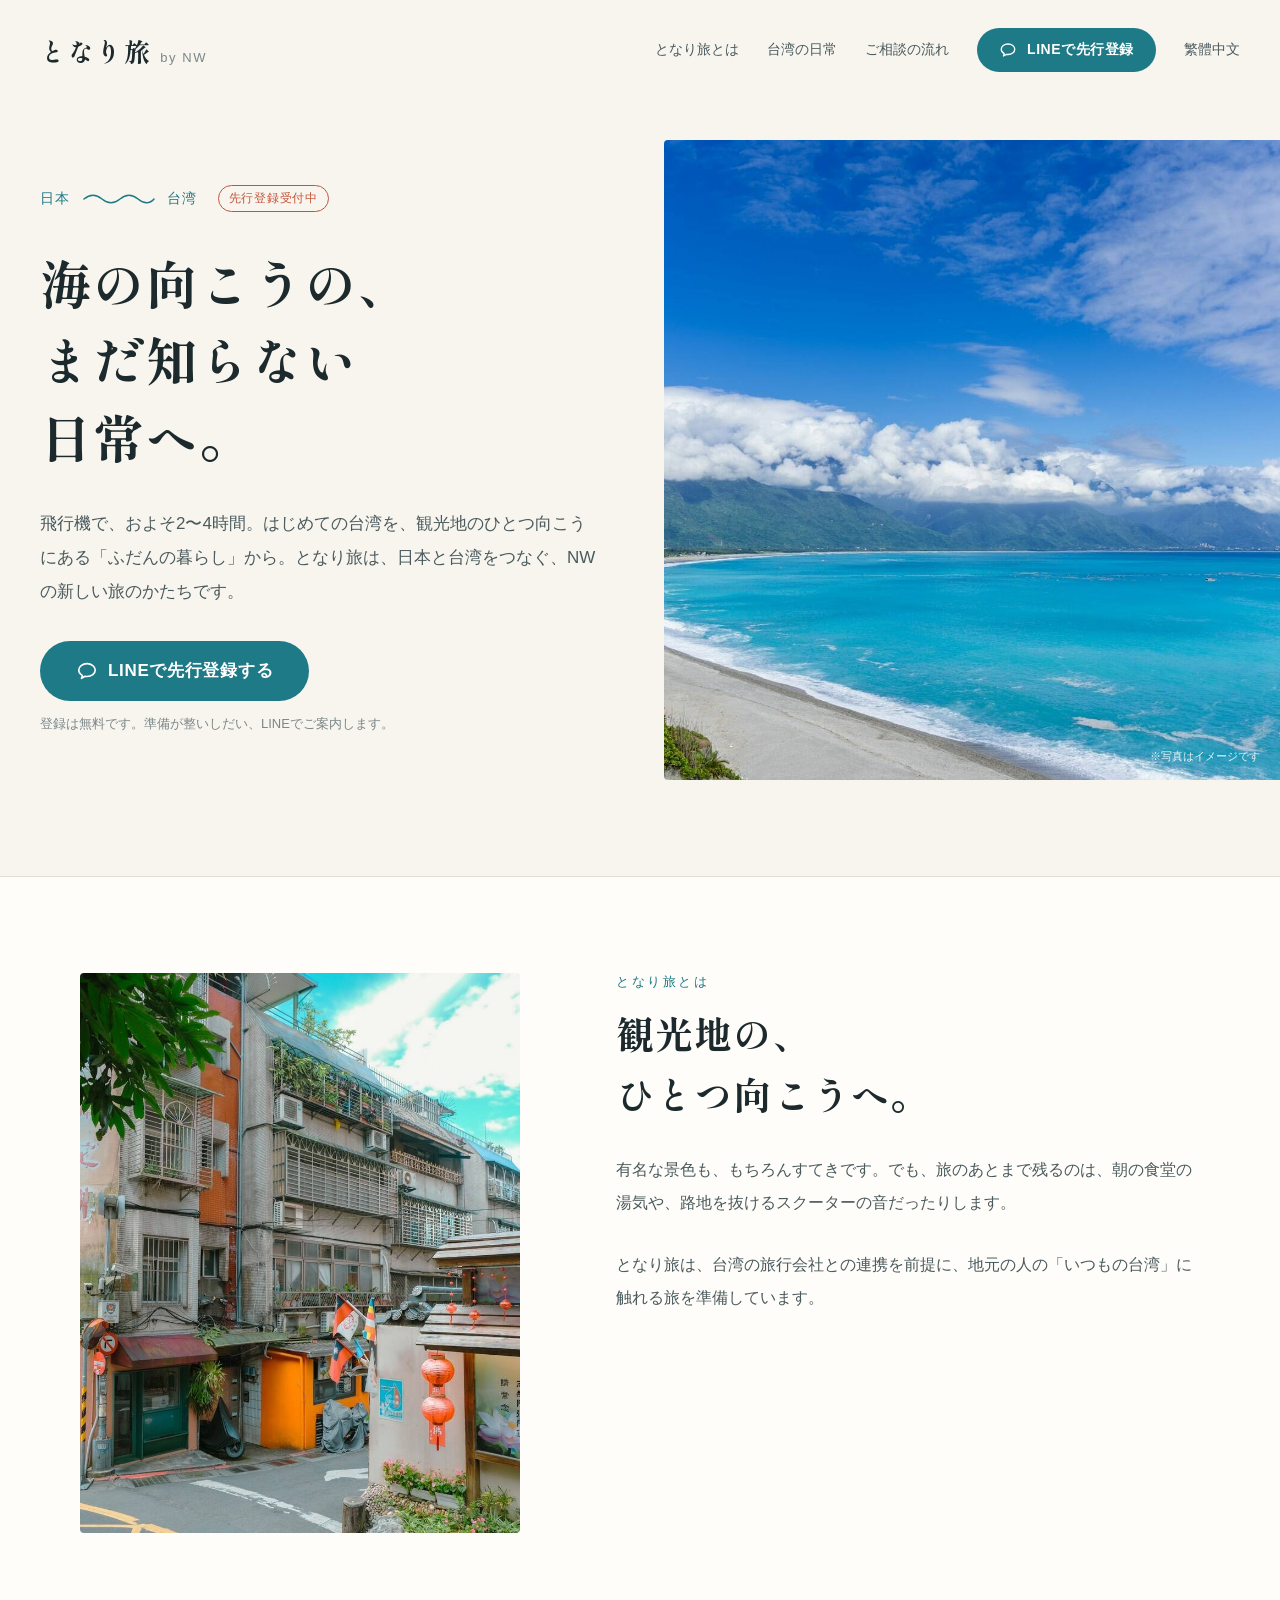
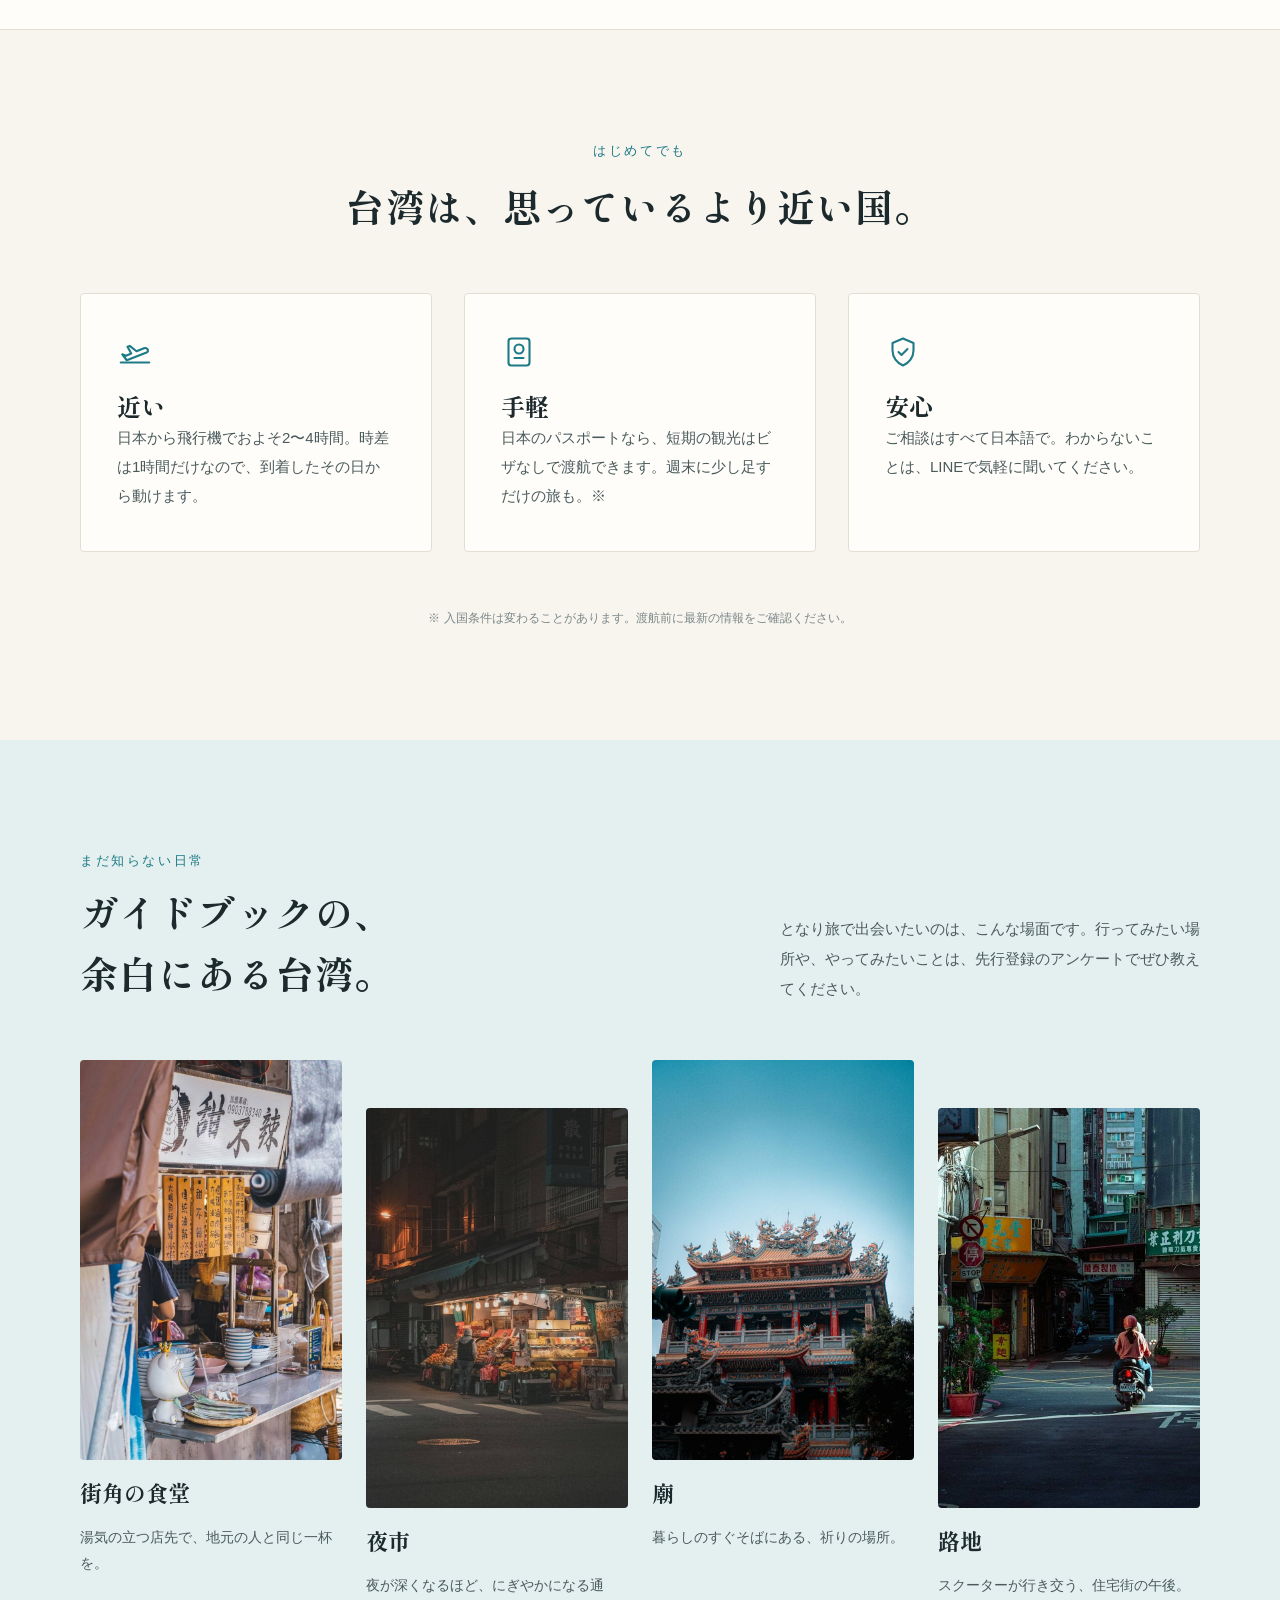
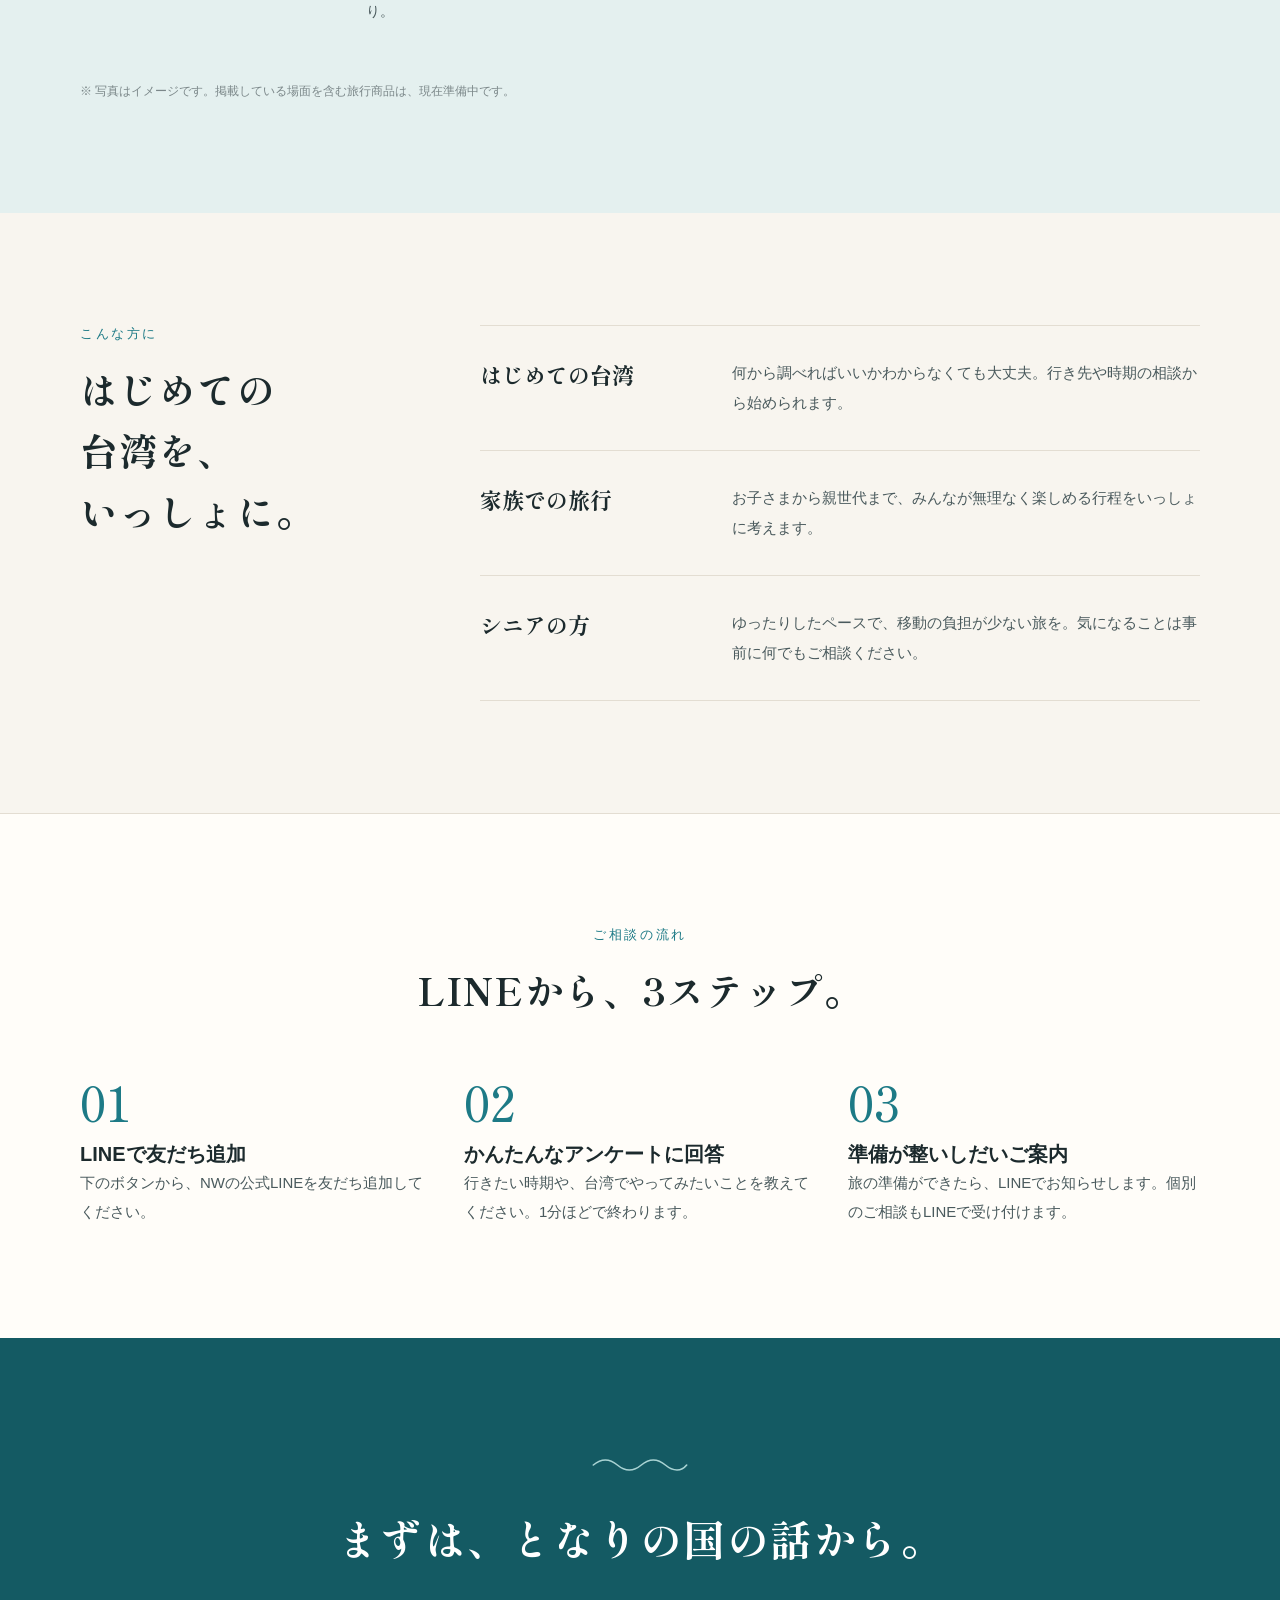
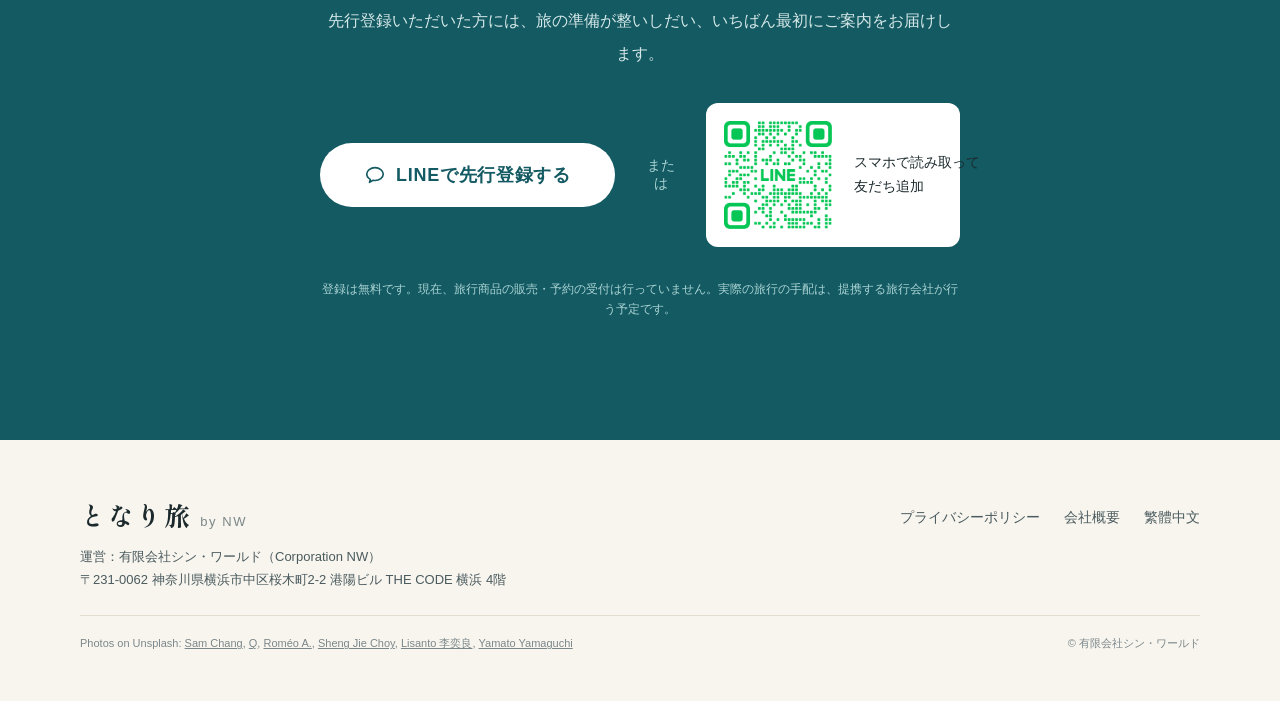
<file: index.html>
<!doctype html>
<html lang="ja">
<head>
<meta charset="utf-8">
<meta name="viewport" content="width=device-width, initial-scale=1">
<meta name="robots" content="noindex, nofollow">
<title>となり旅 by NW ｜ 海の向こうの、まだ知らない日常へ。</title>
<meta name="description" content="はじめての台湾を、観光地のひとつ向こうにある「ふだんの暮らし」から。日本と台湾をつなぐ、NWの新しい旅「となり旅」の先行登録を受け付けています。">
<meta name="theme-color" content="#f8f5ef">
<link rel="preconnect" href="https://fonts.googleapis.com">
<link rel="preconnect" href="https://fonts.gstatic.com" crossorigin>
<link rel="stylesheet" href="https://fonts.googleapis.com/css2?family=Shippori+Mincho+B1:wght@500;700&family=Zen+Kaku+Gothic+New:wght@400;500;700&display=swap">
<link rel="stylesheet" href="css/style.css">
</head>
<body>

<header class="site-header">
  <a class="brand" href="./">
    <span class="brand__name">となり旅</span>
    <span class="brand__by">by NW</span>
  </a>
  <nav class="site-nav" aria-label="ページ内">
    <a href="#about">となり旅とは</a>
    <a href="#scenes">台湾の日常</a>
    <a href="#flow">ご相談の流れ</a>
    <a class="btn" href="#entry">
      <svg width="18" height="18" viewBox="0 0 24 24" fill="none" stroke="currentColor" stroke-width="1.8" stroke-linecap="round" stroke-linejoin="round" aria-hidden="true"><path d="M12 4c-4.97 0-9 3.13-9 7 0 2.4 1.55 4.52 3.93 5.78L6 20l3.9-2.2c.68.13 1.38.2 2.1.2 4.97 0 9-3.13 9-7s-4.03-7-9-7z"/></svg>
      LINEで先行登録
    </a>
    <a href="zh-tw/" lang="zh-Hant-TW">繁體中文</a>
  </nav>
  <a class="btn site-header__cta" href="#entry">先行登録</a>
</header>

<main>
  <section class="hero">
    <div class="hero__media">
      <img src="images/sea.jpg" alt="台湾の海岸線" width="1600" height="1067" fetchpriority="high">
      <span class="hero__caption">※写真はイメージです</span>
    </div>
    <div class="hero__text">
      <p class="route">
        <span>日本</span>
        <svg height="10" viewBox="0 0 72 10" fill="none" aria-hidden="true"><path d="M1 5c6-5 12-5 18 0s12 5 18 0 12-5 18 0 12 5 16 0" stroke="currentColor" stroke-width="1.5" stroke-linecap="round"/></svg>
        <span>台湾</span>
        <span class="badge">先行登録受付中</span>
      </p>
      <h1>海の向こうの、<br>まだ知らない<br>日常へ。</h1>
      <p class="body">飛行機で、およそ2〜4時間。はじめての台湾を、観光地のひとつ向こうにある「ふだんの暮らし」から。となり旅は、日本と台湾をつなぐ、NWの新しい旅のかたちです。</p>
      <div class="hero__cta">
        <a class="btn btn--lg" href="#entry">
          <svg width="22" height="22" viewBox="0 0 24 24" fill="none" stroke="currentColor" stroke-width="1.8" stroke-linecap="round" stroke-linejoin="round" aria-hidden="true"><path d="M12 4c-4.97 0-9 3.13-9 7 0 2.4 1.55 4.52 3.93 5.78L6 20l3.9-2.2c.68.13 1.38.2 2.1.2 4.97 0 9-3.13 9-7s-4.03-7-9-7z"/></svg>
          LINEで先行登録する
        </a>
        <p class="note">登録は無料です。準備が整いしだい、LINEでご案内します。</p>
      </div>
    </div>
  </section>

  <section class="about" id="about">
    <div class="wrap about__grid">
      <img class="about__media" src="images/lanterns.jpg" alt="提灯の下がる台湾の街角" width="800" height="1200" loading="lazy">
      <div class="about__head stack">
        <p class="eyebrow">となり旅とは</p>
        <h2 class="h2">観光地の、<br>ひとつ向こうへ。</h2>
      </div>
      <div class="about__text">
        <p class="body">有名な景色も、もちろんすてきです。でも、旅のあとまで残るのは、朝の食堂の湯気や、路地を抜けるスクーターの音だったりします。</p>
        <p class="body">となり旅は、台湾の旅行会社との連携を前提に、地元の人の「いつもの台湾」に触れる旅を準備しています。</p>
      </div>
    </div>
  </section>

  <section class="section">
    <div class="wrap">
      <div class="section__head section__head--center">
        <p class="eyebrow">はじめてでも</p>
        <h2 class="h2">台湾は、<br class="br-m">思っているより近い国。</h2>
      </div>
      <div class="points">
        <div class="point">
          <svg viewBox="0 0 24 24" fill="none" stroke="#1d7a86" stroke-width="1.4" stroke-linecap="round" stroke-linejoin="round" aria-hidden="true"><path d="M2.5 19h19"/><path d="M3.5 13.5l2.5 1 3.5-1.5L7 8.5l1.5-.6 4.5 3.6 5-2c1.1-.44 2.3.1 2.6 1.1.2.7-.2 1.4-.9 1.7L6.5 17.5l-3-4z"/></svg>
          <div>
            <h3>近い</h3>
            <p>日本から飛行機でおよそ2〜4時間。時差は1時間だけなので、到着したその日から動けます。</p>
          </div>
        </div>
        <div class="point">
          <svg viewBox="0 0 24 24" fill="none" stroke="#1d7a86" stroke-width="1.4" stroke-linecap="round" stroke-linejoin="round" aria-hidden="true"><rect x="5" y="3" width="14" height="18" rx="2"/><circle cx="12" cy="10" r="3"/><path d="M9 16h6"/></svg>
          <div>
            <h3>手軽</h3>
            <p>日本のパスポートなら、短期の観光はビザなしで渡航できます。週末に少し足すだけの旅も。※</p>
          </div>
        </div>
        <div class="point">
          <svg viewBox="0 0 24 24" fill="none" stroke="#1d7a86" stroke-width="1.4" stroke-linecap="round" stroke-linejoin="round" aria-hidden="true"><path d="M12 3l7 3v5c0 4.5-3 8.3-7 10-4-1.7-7-5.5-7-10V6l7-3z"/><path d="M9 12l2 2 4-4"/></svg>
          <div>
            <h3>安心</h3>
            <p>ご相談はすべて日本語で。わからないことは、LINEで気軽に聞いてください。</p>
          </div>
        </div>
      </div>
      <p class="note">※ 入国条件は変わることがあります。渡航前に最新の情報をご確認ください。</p>
    </div>
  </section>

  <section class="section section--tint" id="scenes">
    <div class="wrap">
      <div class="section__head section__head--split">
        <div class="stack">
          <p class="eyebrow">まだ知らない日常</p>
          <h2 class="h2">ガイドブックの、<br>余白にある台湾。</h2>
        </div>
        <p class="body">となり旅で出会いたいのは、こんな場面です。行ってみたい場所や、やってみたいことは、先行登録のアンケートでぜひ教えてください。</p>
      </div>
      <div class="scenes">
        <div class="scene">
          <img src="images/breakfast.jpg" alt="台湾の街角の食堂" width="800" height="1200" loading="lazy">
          <h3>街角の食堂</h3>
          <p>湯気の立つ店先で、地元の人と同じ一杯を。</p>
        </div>
        <div class="scene">
          <img src="images/market.jpg" alt="夜の果物屋" width="960" height="1200" loading="lazy">
          <h3>夜市</h3>
          <p>夜が深くなるほど、にぎやかになる通り。</p>
        </div>
        <div class="scene">
          <img src="images/temple.jpg" alt="台湾の廟" width="800" height="1200" loading="lazy">
          <h3>廟</h3>
          <p>暮らしのすぐそばにある、祈りの場所。</p>
        </div>
        <div class="scene">
          <img src="images/alley.jpg" alt="スクーターが走る路地" width="1200" height="800" loading="lazy">
          <h3>路地</h3>
          <p>スクーターが行き交う、住宅街の午後。</p>
        </div>
      </div>
      <p class="note">※ 写真はイメージです。掲載している場面を含む旅行商品は、現在準備中です。</p>
    </div>
  </section>

  <section class="section">
    <div class="wrap whom-grid">
      <div class="section__head">
        <p class="eyebrow">こんな方に</p>
        <h2 class="h2">はじめての<br class="br-d">台湾を、<br>いっしょに。</h2>
      </div>
      <div class="whom">
        <div class="whom__item">
          <h3>はじめての台湾</h3>
          <p>何から調べればいいかわからなくても大丈夫。行き先や時期の相談から始められます。</p>
        </div>
        <div class="whom__item">
          <h3>家族での旅行</h3>
          <p>お子さまから親世代まで、みんなが無理なく楽しめる行程をいっしょに考えます。</p>
        </div>
        <div class="whom__item">
          <h3>シニアの方</h3>
          <p>ゆったりしたペースで、移動の負担が少ない旅を。気になることは事前に何でもご相談ください。</p>
        </div>
      </div>
    </div>
  </section>

  <section class="section section--paper" id="flow">
    <div class="wrap">
      <div class="section__head section__head--center">
        <p class="eyebrow">ご相談の流れ</p>
        <h2 class="h2">LINEから、3ステップ。</h2>
      </div>
      <ol class="steps">
        <li class="step">
          <span class="step__num">01</span>
          <div>
            <h3>LINEで友だち追加</h3>
            <p>下のボタンから、NWの公式LINEを友だち追加してください。</p>
          </div>
        </li>
        <li class="step">
          <span class="step__num">02</span>
          <div>
            <h3>かんたんなアンケートに回答</h3>
            <p>行きたい時期や、台湾でやってみたいことを教えてください。1分ほどで終わります。</p>
          </div>
        </li>
        <li class="step">
          <span class="step__num">03</span>
          <div>
            <h3>準備が整いしだいご案内</h3>
            <p>旅の準備ができたら、LINEでお知らせします。個別のご相談もLINEで受け付けます。</p>
          </div>
        </li>
      </ol>
    </div>
  </section>

  <section class="entry" id="entry">
    <div class="wrap entry__inner">
      <svg width="96" height="14" viewBox="0 0 72 10" fill="none" aria-hidden="true"><path d="M1 5c6-5 12-5 18 0s12 5 18 0 12-5 18 0 12 5 16 0" stroke="#a9d3d3" stroke-width="1.2" stroke-linecap="round"/></svg>
      <h2 class="h2">まずは、<br class="br-m">となりの国の話から。</h2>
      <p class="body">先行登録いただいた方には、旅の準備が整いしだい、いちばん最初にご案内をお届けします。</p>
      <div class="entry__actions">
        <a class="btn btn--lg btn--light" href="https://lin.ee/ViMEpgx">
          <svg width="22" height="22" viewBox="0 0 24 24" fill="none" stroke="currentColor" stroke-width="1.8" stroke-linecap="round" stroke-linejoin="round" aria-hidden="true"><path d="M12 4c-4.97 0-9 3.13-9 7 0 2.4 1.55 4.52 3.93 5.78L6 20l3.9-2.2c.68.13 1.38.2 2.1.2 4.97 0 9-3.13 9-7s-4.03-7-9-7z"/></svg>
          LINEで先行登録する
        </a>
        <span class="entry__or" aria-hidden="true">または</span>
        <div class="entry__qr">
          <img src="images/line-qr-ja.png" width="120" height="120" alt="LINEの友だち追加用QRコード（となり旅 by NW）">
          <p>スマホで読み取って<br>友だち追加</p>
        </div>
      </div>
      <p class="note">登録は無料です。現在、旅行商品の販売・予約の受付は行っていません。実際の旅行の手配は、提携する旅行会社が行う予定です。</p>
    </div>
  </section>
</main>

<footer class="site-footer">
  <div class="wrap">
    <div class="footer__top">
      <div>
        <a class="brand" href="./">
          <span class="brand__name">となり旅</span>
          <span class="brand__by">by NW</span>
        </a>
        <p class="footer__info">運営：有限会社シン・ワールド（Corporation NW）<br>〒231-0062 神奈川県横浜市中区桜木町2-2 港陽ビル THE CODE 横浜 4階</p>
      </div>
      <nav class="footer__links" aria-label="関連リンク">
        <a href="../privacy/">プライバシーポリシー</a>
        <a href="../">会社概要</a>
        <a href="zh-tw/" lang="zh-Hant-TW">繁體中文</a>
      </nav>
    </div>
    <div class="footer__bottom">
      <p>Photos on Unsplash:
        <a href="https://unsplash.com/photos/qeETHbnFP3k">Sam Chang</a>,
        <a href="https://unsplash.com/photos/-mjP7Icbweo">Q</a>,
        <a href="https://unsplash.com/photos/vVSfT3BGTpU">Roméo A.</a>,
        <a href="https://unsplash.com/photos/BJ_3fA90gYo">Sheng Jie Choy</a>,
        <a href="https://unsplash.com/photos/N9Bb1ED2jwI">Lisanto 李奕良</a>,
        <a href="https://unsplash.com/photos/0eChcvsKYlU">Yamato Yamaguchi</a>
      </p>
      <p>© 有限会社シン・ワールド</p>
    </div>
  </div>
</footer>

</body>
</html>
</file>
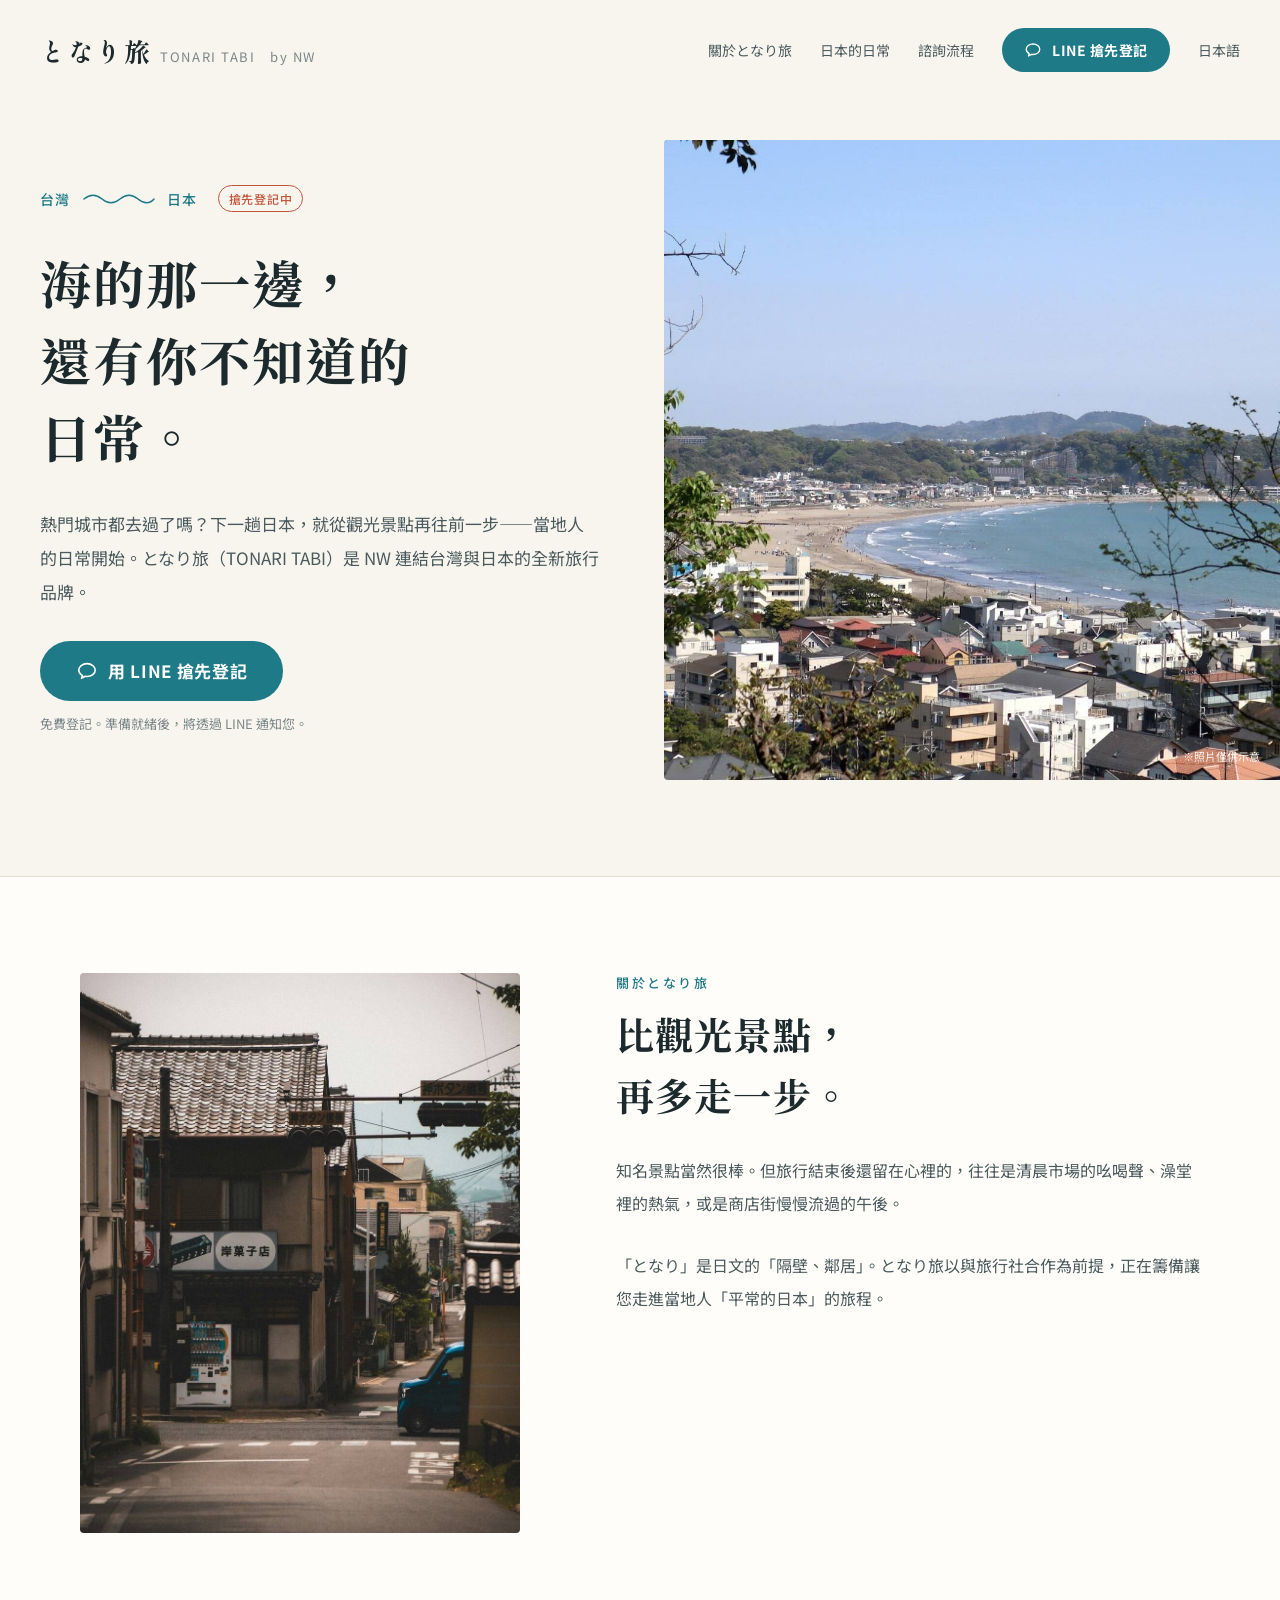
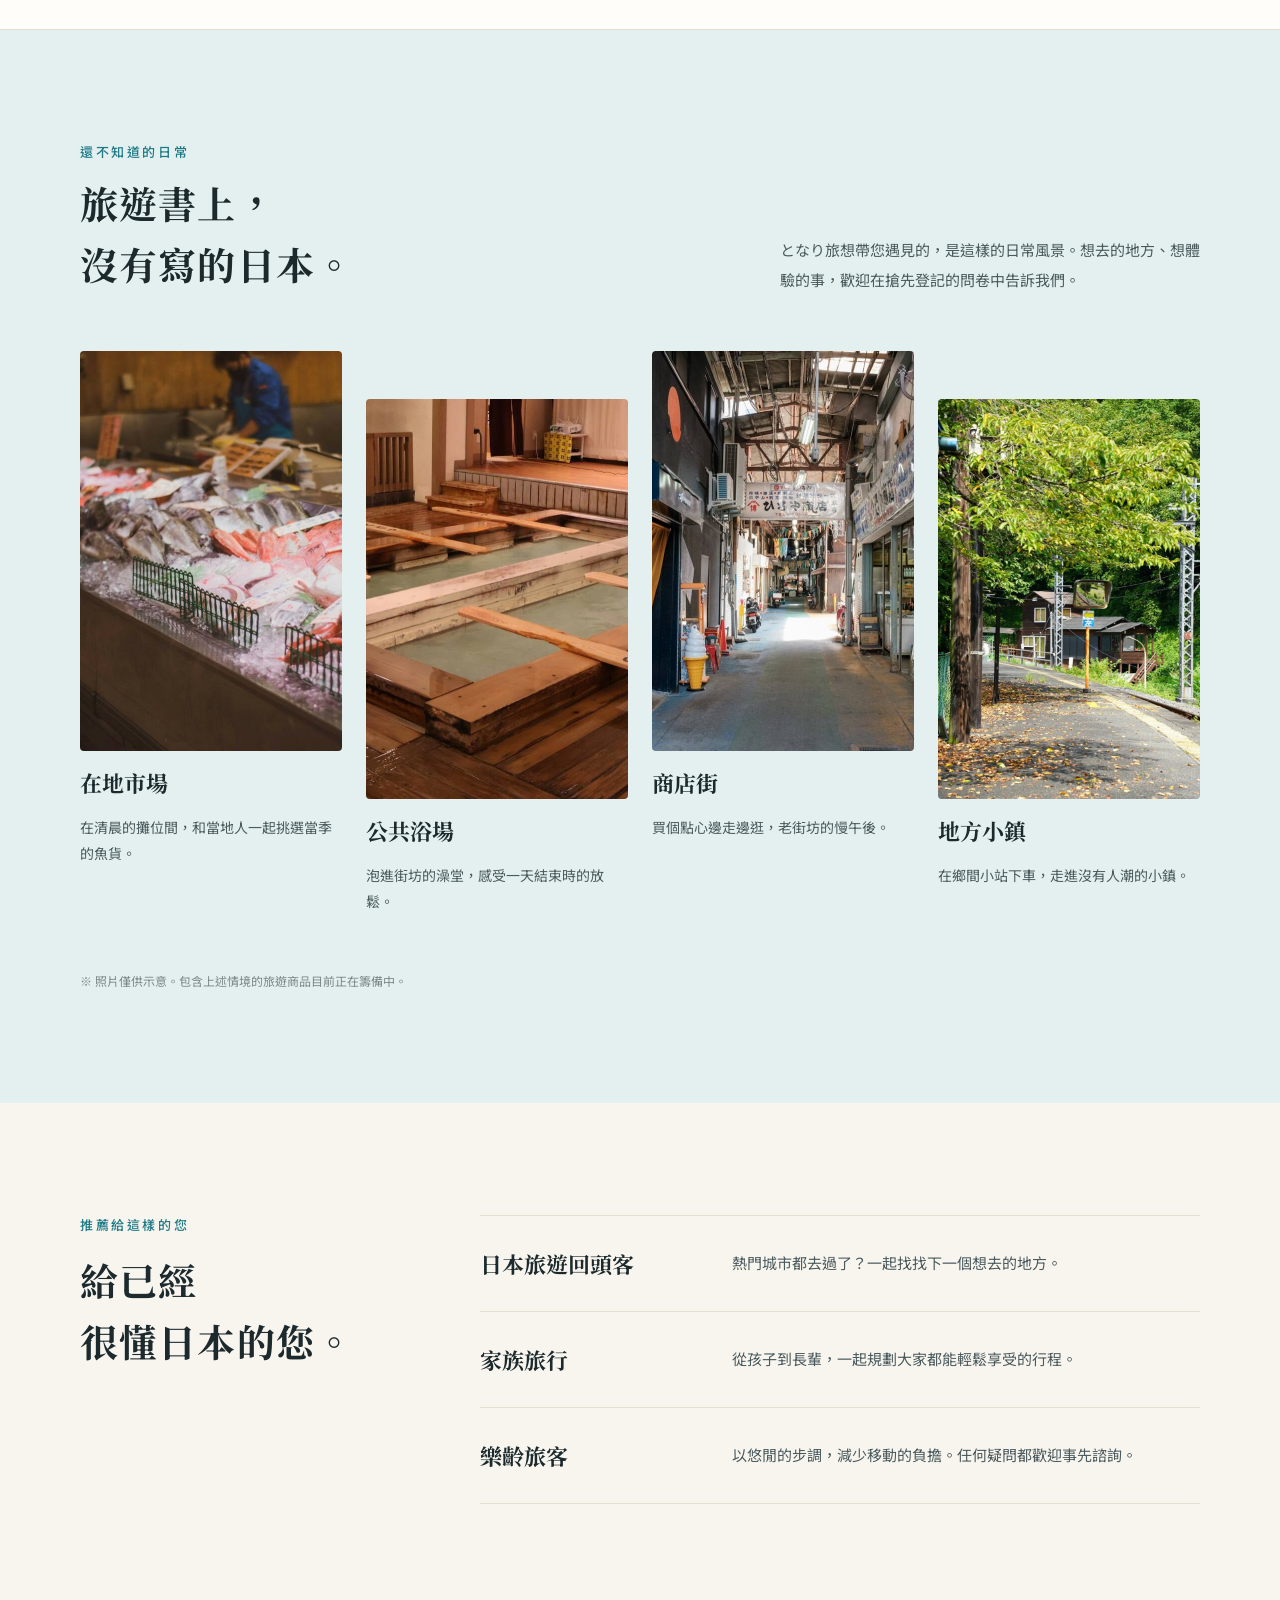
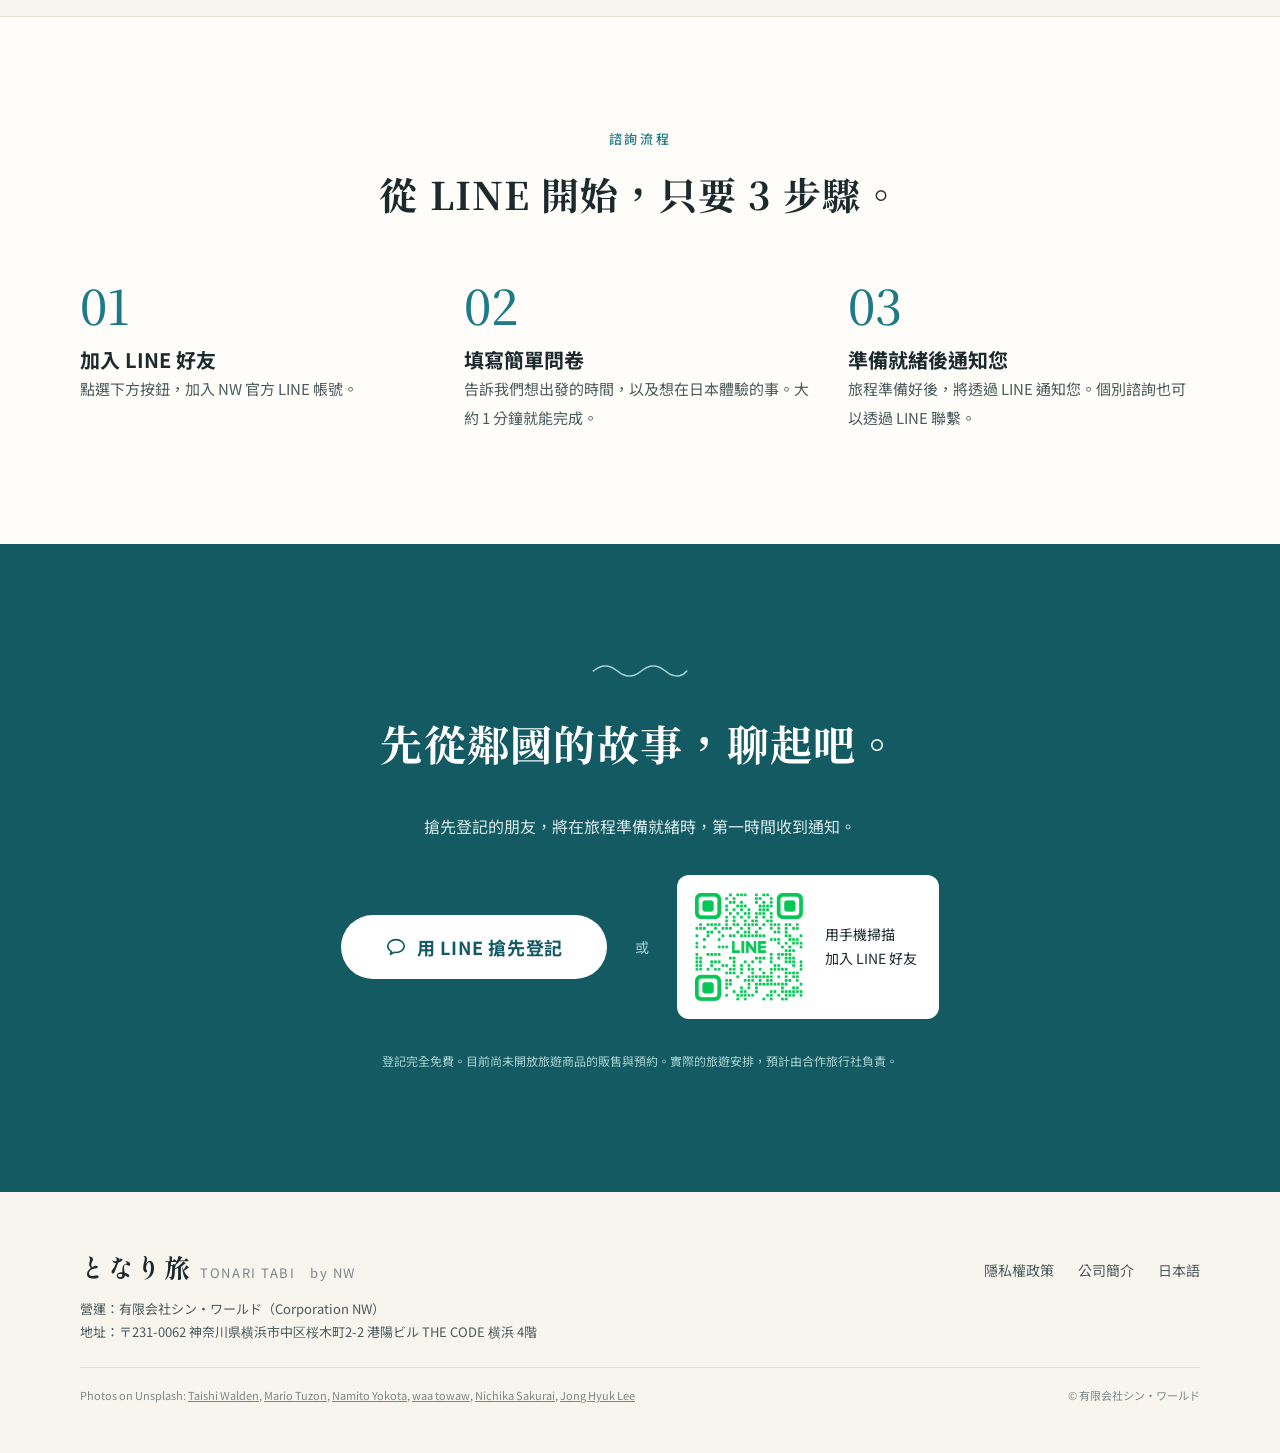
<file: zh-tw/index.html>
<!doctype html>
<html lang="zh-Hant-TW">
<head>
<meta charset="utf-8">
<meta name="viewport" content="width=device-width, initial-scale=1">
<meta name="robots" content="noindex, nofollow">
<title>となり旅 by NW ｜ 海的那一邊，還有你不知道的日常。</title>
<meta name="description" content="熱門城市都去過了嗎？下一趟日本，就從當地人的日常開始。NW 連結台灣與日本的全新旅行品牌「となり旅」，現正開放搶先登記。">
<meta name="theme-color" content="#f8f5ef">
<link rel="preconnect" href="https://fonts.googleapis.com">
<link rel="preconnect" href="https://fonts.gstatic.com" crossorigin>
<link rel="stylesheet" href="https://fonts.googleapis.com/css2?family=Noto+Serif+TC:wght@500;700&family=Noto+Sans+TC:wght@400;500;700&family=Shippori+Mincho+B1:wght@700&display=swap">
<link rel="stylesheet" href="../css/style.css">
</head>
<body>

<header class="site-header">
  <a class="brand" href="./">
    <span class="brand__name" lang="ja">となり旅</span>
    <span class="brand__by">TONARI TABI　by NW</span>
  </a>
  <nav class="site-nav" aria-label="頁面導覽">
    <a href="#about">關於となり旅</a>
    <a href="#scenes">日本的日常</a>
    <a href="#flow">諮詢流程</a>
    <a class="btn" href="#entry">
      <svg width="18" height="18" viewBox="0 0 24 24" fill="none" stroke="currentColor" stroke-width="1.8" stroke-linecap="round" stroke-linejoin="round" aria-hidden="true"><path d="M12 4c-4.97 0-9 3.13-9 7 0 2.4 1.55 4.52 3.93 5.78L6 20l3.9-2.2c.68.13 1.38.2 2.1.2 4.97 0 9-3.13 9-7s-4.03-7-9-7z"/></svg>
      LINE 搶先登記
    </a>
    <a href="../" lang="ja">日本語</a>
  </nav>
  <a class="btn site-header__cta" href="#entry">搶先登記</a>
</header>

<main>
  <section class="hero">
    <div class="hero__media">
      <img src="../images/jp-coast.jpg" alt="日本的海邊小鎮" width="1600" height="1067" fetchpriority="high">
      <span class="hero__caption">※照片僅供示意</span>
    </div>
    <div class="hero__text">
      <p class="route">
        <span>台灣</span>
        <svg height="10" viewBox="0 0 72 10" fill="none" aria-hidden="true"><path d="M1 5c6-5 12-5 18 0s12 5 18 0 12-5 18 0 12 5 16 0" stroke="currentColor" stroke-width="1.5" stroke-linecap="round"/></svg>
        <span>日本</span>
        <span class="badge">搶先登記中</span>
      </p>
      <h1>海的那一邊，<br>還有你不知道的<br>日常。</h1>
      <p class="body">熱門城市都去過了嗎？下一趟日本，就從觀光景點再往前一步——當地人的日常開始。<span lang="ja">となり旅</span>（TONARI TABI）是 NW 連結台灣與日本的全新旅行品牌。</p>
      <div class="hero__cta">
        <a class="btn btn--lg" href="#entry">
          <svg width="22" height="22" viewBox="0 0 24 24" fill="none" stroke="currentColor" stroke-width="1.8" stroke-linecap="round" stroke-linejoin="round" aria-hidden="true"><path d="M12 4c-4.97 0-9 3.13-9 7 0 2.4 1.55 4.52 3.93 5.78L6 20l3.9-2.2c.68.13 1.38.2 2.1.2 4.97 0 9-3.13 9-7s-4.03-7-9-7z"/></svg>
          用 LINE 搶先登記
        </a>
        <p class="note">免費登記。準備就緒後，將透過 LINE 通知您。</p>
      </div>
    </div>
  </section>

  <section class="about" id="about">
    <div class="wrap about__grid">
      <img class="about__media" src="../images/jp-street.jpg" alt="有自動販賣機的日本街角" width="901" height="1200" loading="lazy">
      <div class="about__head stack">
        <p class="eyebrow">關於<span lang="ja">となり旅</span></p>
        <h2 class="h2">比觀光景點，<br>再多走一步。</h2>
      </div>
      <div class="about__text">
        <p class="body">知名景點當然很棒。但旅行結束後還留在心裡的，往往是清晨市場的吆喝聲、澡堂裡的熱氣，或是商店街慢慢流過的午後。</p>
        <p class="body">「<span lang="ja">となり</span>」是日文的「隔壁、鄰居」。<span lang="ja">となり旅</span>以與旅行社合作為前提，正在籌備讓您走進當地人「平常的日本」的旅程。</p>
      </div>
    </div>
  </section>

  <section class="section section--tint" id="scenes">
    <div class="wrap">
      <div class="section__head section__head--split">
        <div class="stack">
          <p class="eyebrow">還不知道的日常</p>
          <h2 class="h2">旅遊書上，<br>沒有寫的日本。</h2>
        </div>
        <p class="body"><span lang="ja">となり旅</span>想帶您遇見的，是這樣的日常風景。想去的地方、想體驗的事，歡迎在搶先登記的問卷中告訴我們。</p>
      </div>
      <div class="scenes">
        <div class="scene">
          <img src="../images/jp-market-b.jpg" alt="日本在地市場的鮮魚攤" width="1200" height="800" loading="lazy">
          <h3>在地市場</h3>
          <p>在清晨的攤位間，和當地人一起挑選當季的魚貨。</p>
        </div>
        <div class="scene">
          <img src="../images/jp-bath.jpg" alt="木造的公共浴場" width="1200" height="800" loading="lazy">
          <h3>公共浴場</h3>
          <p>泡進街坊的澡堂，感受一天結束時的放鬆。</p>
        </div>
        <div class="scene">
          <img src="../images/jp-shotengai.jpg" alt="日本的商店街" width="1200" height="800" loading="lazy">
          <h3>商店街</h3>
          <p>買個點心邊走邊逛，老街坊的慢午後。</p>
        </div>
        <div class="scene">
          <img src="../images/jp-station-a.jpg" alt="綠意環繞的地方小站" width="800" height="1200" loading="lazy">
          <h3>地方小鎮</h3>
          <p>在鄉間小站下車，走進沒有人潮的小鎮。</p>
        </div>
      </div>
      <p class="note">※ 照片僅供示意。包含上述情境的旅遊商品目前正在籌備中。</p>
    </div>
  </section>

  <section class="section">
    <div class="wrap whom-grid">
      <div class="section__head">
        <p class="eyebrow">推薦給這樣的您</p>
        <h2 class="h2">給已經<br class="br-d">很懂日本的您。</h2>
      </div>
      <div class="whom">
        <div class="whom__item">
          <h3>日本旅遊回頭客</h3>
          <p>熱門城市都去過了？一起找找下一個想去的地方。</p>
        </div>
        <div class="whom__item">
          <h3>家族旅行</h3>
          <p>從孩子到長輩，一起規劃大家都能輕鬆享受的行程。</p>
        </div>
        <div class="whom__item">
          <h3>樂齡旅客</h3>
          <p>以悠閒的步調，減少移動的負擔。任何疑問都歡迎事先諮詢。</p>
        </div>
      </div>
    </div>
  </section>

  <section class="section section--paper" id="flow">
    <div class="wrap">
      <div class="section__head section__head--center">
        <p class="eyebrow">諮詢流程</p>
        <h2 class="h2">從 LINE 開始，<br class="br-m">只要 3 步驟。</h2>
      </div>
      <ol class="steps">
        <li class="step">
          <span class="step__num">01</span>
          <div>
            <h3>加入 LINE 好友</h3>
            <p>點選下方按鈕，加入 NW 官方 LINE 帳號。</p>
          </div>
        </li>
        <li class="step">
          <span class="step__num">02</span>
          <div>
            <h3>填寫簡單問卷</h3>
            <p>告訴我們想出發的時間，以及想在日本體驗的事。大約 1 分鐘就能完成。</p>
          </div>
        </li>
        <li class="step">
          <span class="step__num">03</span>
          <div>
            <h3>準備就緒後通知您</h3>
            <p>旅程準備好後，將透過 LINE 通知您。個別諮詢也可以透過 LINE 聯繫。</p>
          </div>
        </li>
      </ol>

    </div>
  </section>

  <section class="entry" id="entry">
    <div class="wrap entry__inner">
      <svg width="96" height="14" viewBox="0 0 72 10" fill="none" aria-hidden="true"><path d="M1 5c6-5 12-5 18 0s12 5 18 0 12-5 18 0 12 5 16 0" stroke="#a9d3d3" stroke-width="1.2" stroke-linecap="round"/></svg>
      <h2 class="h2">先從鄰國的故事，<br class="br-m">聊起吧。</h2>
      <p class="body">搶先登記的朋友，將在旅程準備就緒時，第一時間收到通知。</p>
      <div class="entry__actions">
        <a class="btn btn--lg btn--light" href="https://lin.ee/Rqgd4Jt">
          <svg width="22" height="22" viewBox="0 0 24 24" fill="none" stroke="currentColor" stroke-width="1.8" stroke-linecap="round" stroke-linejoin="round" aria-hidden="true"><path d="M12 4c-4.97 0-9 3.13-9 7 0 2.4 1.55 4.52 3.93 5.78L6 20l3.9-2.2c.68.13 1.38.2 2.1.2 4.97 0 9-3.13 9-7s-4.03-7-9-7z"/></svg>
          用 LINE 搶先登記
        </a>
        <span class="entry__or" aria-hidden="true">或</span>
        <div class="entry__qr">
          <img src="../images/line-qr-zh.png" width="120" height="120" alt="LINE 加入好友用 QR Code（となり旅 by NW）">
          <p>用手機掃描<br>加入 LINE 好友</p>
        </div>
      </div>
      <p class="note">登記完全免費。目前尚未開放旅遊商品的販售與預約。實際的旅遊安排，預計由合作旅行社負責。</p>
    </div>
  </section>
</main>

<footer class="site-footer">
  <div class="wrap">
    <div class="footer__top">
      <div>
        <a class="brand" href="./">
          <span class="brand__name" lang="ja">となり旅</span>
          <span class="brand__by">TONARI TABI　by NW</span>
        </a>
        <p class="footer__info">營運：<span lang="ja">有限会社シン・ワールド</span>（Corporation NW）<br>地址：<span lang="ja">〒231-0062 神奈川県横浜市中区桜木町2-2 港陽ビル THE CODE 横浜 4階</span></p>
      </div>
      <nav class="footer__links" aria-label="相關連結">
        <a href="../../zh-tw/privacy/">隱私權政策</a>
        <a href="../../zh-tw/">公司簡介</a>
        <a href="../" lang="ja">日本語</a>
      </nav>
    </div>
    <div class="footer__bottom">
      <p>Photos on Unsplash:
        <a href="https://unsplash.com/photos/ZcV5qctpjqY">Taishi Walden</a>,
        <a href="https://unsplash.com/photos/0ZZGP5dMHHs">Mario Tuzon</a>,
        <a href="https://unsplash.com/photos/AFUH-VVQm8A">Namito Yokota</a>,
        <a href="https://unsplash.com/photos/a1j-oEhGdb8">waa towaw</a>,
        <a href="https://unsplash.com/photos/7beTmqQla0g">Nichika Sakurai</a>,
        <a href="https://unsplash.com/photos/ckN3RXfZ1HY">Jong Hyuk Lee</a>
      </p>
      <p>© <span lang="ja">有限会社シン・ワールド</span></p>
    </div>
  </div>
</footer>

</body>
</html>
</file>
<file: css/style.css>
/* となり旅 by NW — shared styles (mobile first, desktop from 900px) */
:root {
  --bg: #f8f5ef;
  --paper: #fffdf9;
  --ink: #1c2a2d;
  --ink-2: #4a5a5d;
  --ink-3: #7b8789;
  --line: #e3ddd2;
  --sea: #1d7a86;
  --sea-deep: #145a63;
  --sea-tint: #e4f0ef;
  --sea-soft: #a9d3d3;
  --sea-mist: #d5e8e8;
  --vermilion: #c4553a;
  --serif: 'Shippori Mincho B1', 'Hiragino Mincho ProN', 'Yu Mincho', serif;
  --sans: 'Zen Kaku Gothic New', 'Hiragino Sans', 'Yu Gothic', sans-serif;
  --brand: 'Shippori Mincho B1', 'Hiragino Mincho ProN', serif;
}
:lang(zh-Hant-TW) {
  --serif: 'Noto Serif TC', 'Songti TC', 'PMingLiU', serif;
  --sans: 'Noto Sans TC', 'PingFang TC', 'Microsoft JhengHei', sans-serif;
}

* { box-sizing: border-box; }
html { scroll-behavior: smooth; }
@media (prefers-reduced-motion: reduce) { html { scroll-behavior: auto; } }
body {
  margin: 0;
  overflow-x: hidden;
  background: var(--bg);
  color: var(--ink);
  font-family: var(--sans);
  -webkit-font-smoothing: antialiased;
}
h1, h2, h3, p { margin: 0; }
img { display: block; max-width: 100%; }
a { color: var(--sea); text-decoration: none; }
a:hover { color: var(--sea-deep); }
a:focus-visible { outline: 2px solid var(--sea); outline-offset: 3px; }
svg { flex-shrink: 0; }

.wrap { width: 100%; max-width: 1200px; margin: 0 auto; padding: 0 20px; }
.eyebrow { font-size: 12px; font-weight: 500; letter-spacing: 0.2em; color: var(--sea); }
.h2 { font-family: var(--serif); font-weight: 700; font-size: 28px; line-height: 1.6; letter-spacing: 0.03em; text-wrap: balance; }
.body { font-size: 15px; line-height: 2; color: var(--ink-2); text-wrap: pretty; }
.note { font-size: 11px; line-height: 1.7; color: var(--ink-3); }
.stack { display: flex; flex-direction: column; gap: 12px; }
.br-d { display: none; }

/* Brand */
.brand { display: flex; align-items: baseline; gap: 8px; color: var(--ink); }
.brand:hover { color: var(--ink); }
.brand__name { font-family: var(--brand); font-weight: 700; font-size: 21px; letter-spacing: 0.08em; }
.brand__by { font-size: 11px; letter-spacing: 0.12em; color: var(--ink-3); }

/* Buttons */
.btn {
  display: inline-flex; align-items: center; justify-content: center; gap: 10px;
  min-height: 44px; padding: 0 18px; border-radius: 999px;
  background: var(--sea); color: #fff; font-size: 13px; font-weight: 700; letter-spacing: 0.04em;
}
.btn:hover { background: var(--sea-deep); color: #fff; }
.btn--lg { width: 100%; height: 56px; font-size: 16px; }
.btn--light { background: #fff; color: var(--sea-deep); }
.btn--light:hover { background: var(--sea-mist); color: var(--sea-deep); }
.btn--light:focus-visible { outline-color: #fff; }

/* Header */
.site-header { display: flex; align-items: center; justify-content: space-between; height: 64px; padding: 0 20px; }
.site-nav { display: none; }

/* Hero */
.hero { display: flex; flex-direction: column; gap: 28px; padding: 8px 0 72px; }
.hero__media { position: relative; }
.hero__media img { width: 100%; height: 300px; object-fit: cover; }
.hero__caption { position: absolute; right: 12px; bottom: 10px; font-size: 10px; color: #fff; opacity: 0.9; }
.hero__text { display: flex; flex-direction: column; gap: 24px; padding: 0 20px; }
.route { display: flex; flex-wrap: wrap; align-items: center; gap: 10px; font-size: 13px; font-weight: 500; letter-spacing: 0.1em; color: var(--sea); }
.route svg { width: 48px; }
.badge { padding: 3px 9px; border: 1px solid var(--vermilion); border-radius: 999px; color: var(--vermilion); font-size: 11px; letter-spacing: 0.06em; }
.hero h1 { font-family: var(--serif); font-weight: 700; font-size: 34px; line-height: 1.55; letter-spacing: 0.03em; }
.hero__cta { display: flex; flex-direction: column; gap: 10px; }
.hero__cta .note { font-size: 12px; text-align: center; }

/* About */
.about { background: var(--paper); border-top: 1px solid var(--line); border-bottom: 1px solid var(--line); padding: 64px 0; }
.about__grid { display: flex; flex-direction: column; gap: 24px; }
.about__media { order: 2; width: 100%; height: 380px; object-fit: cover; border-radius: 4px; }
.about__head { order: 1; }
.about__text { order: 3; display: flex; flex-direction: column; gap: 24px; }

/* Sections */
.section { padding: 72px 0; }
.section--paper { background: var(--paper); border-top: 1px solid var(--line); }
.section--tint { background: var(--sea-tint); }
.section__head { display: flex; flex-direction: column; gap: 12px; margin-bottom: 32px; }

/* Points (ja only) */
.points { display: flex; flex-direction: column; gap: 16px; }
.point { display: grid; grid-template-columns: 40px minmax(0, 1fr); gap: 16px; padding: 24px 20px; background: var(--paper); border: 1px solid var(--line); border-radius: 4px; }
.point svg { width: 32px; height: 32px; }
.point h3 { font-family: var(--serif); font-size: 20px; font-weight: 700; margin-bottom: 8px; }
.point p { font-size: 14px; line-height: 1.9; color: var(--ink-2); }
.points + .note { margin-top: 24px; }

/* Scenes */
.scenes { display: grid; grid-template-columns: repeat(2, minmax(0, 1fr)); gap: 24px 14px; }
.scene { display: flex; flex-direction: column; gap: 10px; }
.scene img { width: 100%; height: 220px; object-fit: cover; border-radius: 4px; }
.scene h3 { font-family: var(--serif); font-size: 18px; font-weight: 700; }
.scene p { font-size: 13px; line-height: 1.8; color: var(--ink-2); }
.scenes + .note { margin-top: 32px; }

/* For whom */
.whom { display: flex; flex-direction: column; border-bottom: 1px solid var(--line); }
.whom__item { display: flex; flex-direction: column; gap: 8px; padding: 22px 0; border-top: 1px solid var(--line); }
.whom__item h3 { font-family: var(--serif); font-size: 19px; font-weight: 700; }
.whom__item p { font-size: 14px; line-height: 1.9; color: var(--ink-2); }

/* Flow */
.steps { display: flex; flex-direction: column; gap: 28px; margin: 0; padding: 0; list-style: none; }
.step { display: grid; grid-template-columns: 52px minmax(0, 1fr); gap: 12px; }
.step__num { font-family: var(--serif); font-size: 32px; font-weight: 500; color: var(--sea); line-height: 1.1; }
.step h3 { font-size: 17px; font-weight: 700; margin-bottom: 6px; }
.step p { font-size: 14px; line-height: 1.9; color: var(--ink-2); }

/* NW mobile (zh only) */
.nwm { display: flex; flex-direction: column; gap: 12px; margin-top: 48px; padding: 20px; border: 1px solid var(--line); border-radius: 4px; background: var(--bg); }
.nwm__head { display: flex; align-items: center; gap: 12px; }
.nwm__head p { font-size: 15px; font-weight: 700; }
.nwm__body { font-size: 13px; line-height: 1.8; color: var(--ink-2); }
.nwm__link { display: inline-flex; align-items: center; gap: 6px; min-height: 44px; font-size: 14px; font-weight: 700; }

/* Entry */
.entry { background: var(--sea-deep); color: #fff; padding: 80px 0; text-align: center; }
.entry__inner { display: flex; flex-direction: column; align-items: center; gap: 24px; max-width: 720px; }
.entry .body { color: var(--sea-mist); font-size: 14px; }
.entry__actions { display: flex; flex-direction: column; align-items: stretch; gap: 14px; width: 100%; }
.entry__sub { display: inline-flex; align-items: center; justify-content: center; min-height: 44px; font-size: 13px; color: var(--sea-mist); text-decoration: underline; text-underline-offset: 4px; }
.entry__sub:hover { color: #fff; }
.entry .note { color: var(--sea-soft); text-align: left; }

/* Footer */
.site-footer { padding: 44px 0 36px; }
.footer__top { display: flex; flex-direction: column; gap: 20px; }
.footer__info { font-size: 12px; line-height: 1.8; color: var(--ink-2); margin-top: 12px; }
.footer__links { display: flex; flex-wrap: wrap; gap: 4px 20px; }
.footer__links a { display: inline-flex; align-items: center; gap: 6px; min-height: 44px; font-size: 13px; color: var(--ink-2); }
.footer__links a:hover { color: var(--sea); }
.footer__bottom { display: flex; flex-direction: column; gap: 6px; margin-top: 24px; padding-top: 18px; border-top: 1px solid var(--line); font-size: 10px; line-height: 1.7; color: var(--ink-3); }
.footer__bottom a { color: inherit; text-decoration: underline; }

/* ---------- Desktop ---------- */
@media (min-width: 900px) {
  .wrap { padding: 0 40px; }
  .eyebrow { font-size: 13px; }
  .h2 { font-size: 38px; }
  .body { font-size: 16px; line-height: 2.1; }
  .note { font-size: 12px; }
  .br-d { display: inline; }
  .br-m { display: none; }

  .brand__name { font-size: 26px; }
  .brand__by { font-size: 13px; }
  .btn { height: 44px; padding: 0 22px; font-size: 14px; }
  .btn--lg { width: auto; height: 60px; padding: 0 36px; font-size: 17px; }

  .site-header { height: auto; padding: 28px 40px; max-width: 1440px; margin: 0 auto; }
  .site-nav { display: flex; align-items: center; gap: 28px; }
  .site-header__cta { display: none; }
  .site-nav > a:not(.btn) { font-size: 14px; color: var(--ink-2); }
  .site-nav > a:not(.btn):hover { color: var(--sea); }

  .hero { display: grid; grid-template-columns: minmax(0, 560px) minmax(0, 1fr); gap: 64px; align-items: center; max-width: 1440px; margin: 0 auto; padding: 40px 0 96px 40px; }
  .hero__media { order: 2; }
  .hero__media img { height: 640px; border-radius: 4px 0 0 4px; }
  .hero__caption { right: 20px; bottom: 16px; font-size: 11px; }
  .hero__text { order: 1; gap: 32px; padding: 0; }
  .route { font-size: 14px; gap: 12px; }
  .route svg { width: 72px; }
  .badge { margin-left: 8px; padding: 4px 10px; font-size: 12px; }
  .hero h1 { font-size: clamp(42px, 4vw, 54px); line-height: 1.5; letter-spacing: 0.04em; }
  .hero .body { font-size: 17px; line-height: 2; }
  .hero__cta { align-items: flex-start; gap: 12px; }
  .hero__cta .note { font-size: 13px; text-align: left; }

  .about { padding: 96px 0; }
  .about__grid { display: grid; grid-template-columns: 440px minmax(0, 1fr); grid-template-rows: auto 1fr; column-gap: 96px; row-gap: 28px; align-items: start; }
  .about__media { order: 0; grid-row: 1 / 3; width: 440px; height: 560px; }
  .about__head { order: 0; align-self: end; }
  .about__text { order: 0; gap: 28px; }

  .section { padding: 112px 0; }
  .section__head { gap: 16px; margin-bottom: 56px; }
  .section__head--center { align-items: center; text-align: center; }
  .section__head--split { flex-direction: row; align-items: flex-end; justify-content: space-between; gap: 40px; }
  .section__head--split .body { max-width: 420px; font-size: 15px; line-height: 2; }

  .points { display: grid; grid-template-columns: repeat(3, minmax(0, 1fr)); gap: 32px; }
  .point { display: flex; flex-direction: column; gap: 18px; padding: 40px 36px; }
  .point svg { width: 36px; height: 36px; }
  .point h3 { font-size: 24px; margin-bottom: 0; }
  .point p { font-size: 15px; line-height: 1.95; }
  .points + .note { margin-top: 56px; text-align: center; }

  .scenes { grid-template-columns: repeat(4, minmax(0, 1fr)); gap: 24px; }
  .scene { gap: 16px; }
  .scene:nth-child(even) { padding-top: 48px; }
  .scene img { height: 400px; }
  .scene h3 { font-size: 22px; }
  .scene p { font-size: 14px; line-height: 1.9; }
  .scenes + .note { margin-top: 56px; }

  .whom-grid { display: grid; grid-template-columns: 320px minmax(0, 1fr); gap: 80px; }
  .whom-grid .section__head { margin-bottom: 0; }
  .whom__item { display: grid; grid-template-columns: 220px minmax(0, 1fr); gap: 32px; padding: 32px 0; }
  .whom__item h3 { font-size: 22px; }
  .whom__item p { font-size: 15px; line-height: 2; }

  .steps { display: grid; grid-template-columns: repeat(3, minmax(0, 1fr)); gap: 32px; }
  .step { display: flex; flex-direction: column; gap: 16px; }
  .step__num { font-size: 48px; line-height: 1; }
  .step h3 { font-size: 20px; margin-bottom: 0; }
  .step p { font-size: 15px; line-height: 1.95; }

  .nwm { flex-direction: row; flex-wrap: wrap; align-items: center; justify-content: space-between; gap: 8px 40px; margin-top: 72px; padding: 28px 36px; }
  .nwm__head p { font-size: 16px; }
  .nwm__body { flex: 1 1 320px; font-size: 14px; }

  .entry { padding: 120px 0; }
  .entry__inner { gap: 32px; }
  .entry .h2 { font-size: 42px; }
  .entry .body { font-size: 16px; }
  .entry__actions { align-items: center; gap: 16px; }
  .entry__actions .btn--lg { height: 64px; padding: 0 44px; font-size: 18px; }
  .entry__sub { font-size: 14px; }
  .entry .note { text-align: center; }

  .site-footer { padding: 56px 0 48px; }
  .footer__top { flex-direction: row; align-items: flex-start; justify-content: space-between; gap: 40px; }
  .footer__info { font-size: 13px; }
  .footer__links { gap: 4px 24px; }
  .footer__links a { font-size: 14px; }
  .footer__bottom { flex-direction: row; justify-content: space-between; gap: 40px; font-size: 11px; }
}

/* パソコンで見ているときだけ、LINE の QR コードをボタンの横に出す（スマホでは自分の画面の QR を読み取れないため出さない） */
.entry__or, .entry__qr { display: none; }
@media (min-width: 900px) and (hover: hover) and (pointer: fine) {
  .entry__actions { flex-direction: row; justify-content: center; align-items: center; gap: 28px; }
  .entry__or { display: block; font-size: 14px; color: var(--sea-soft); }
  .entry__qr { display: flex; align-items: center; gap: 16px; padding: 12px 22px 12px 12px; background: #fff; border-radius: 12px; }
  .entry__qr img { display: block; width: 120px; height: 120px; }
  .entry__qr p { margin: 0; font-size: 14px; line-height: 1.7; color: var(--ink); text-align: left; white-space: nowrap; }
  .entry__actions .btn--lg { flex-shrink: 0; white-space: nowrap; }
}
</file>
